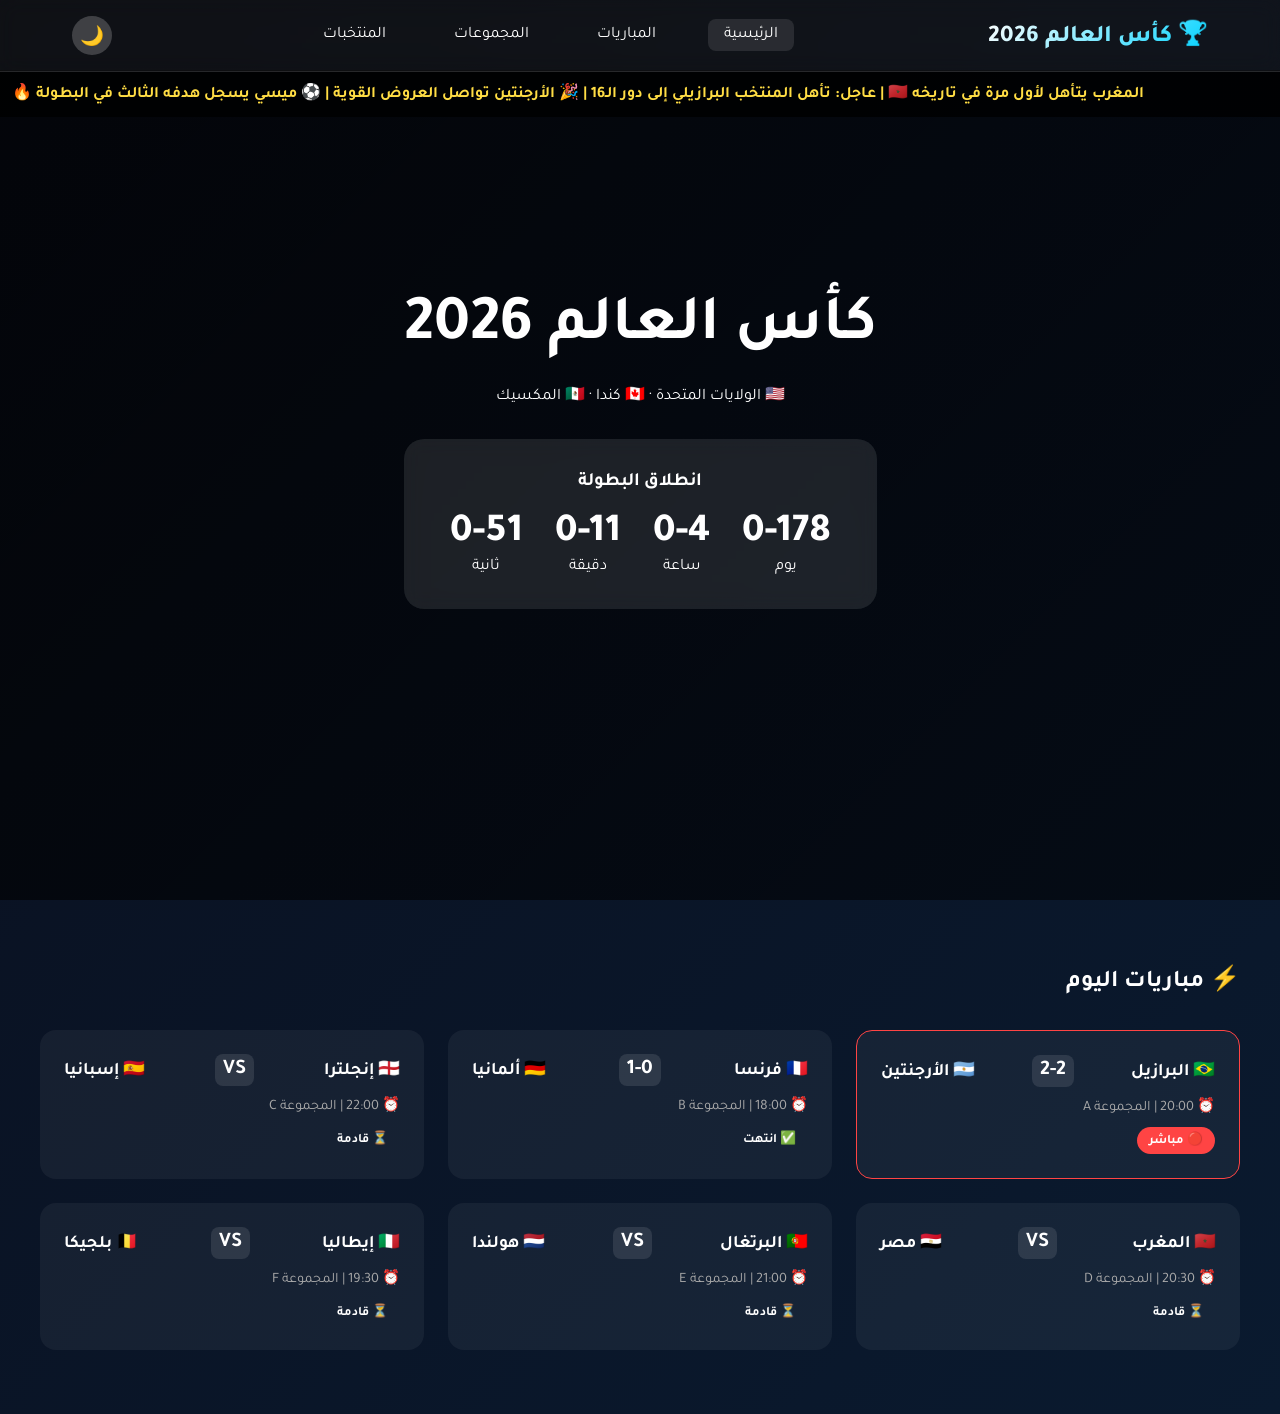
<file: index.html>
<!DOCTYPE html>
<html lang="ar" dir="rtl">
<head>
    <meta charset="UTF-8">
    <meta name="viewport" content="width=device-width, initial-scale=1.0">
    <title>🏆 كأس العالم 2026 | النتائج الحية والترتيبات</title>
    <link rel="stylesheet" href="css/style.css">
    <link href="https://fonts.googleapis.com/css2?family=Tajawal:wght@400;500;700;800&display=swap" rel="stylesheet">
</head>
<body>
    <nav class="glass-nav">
        <div class="nav-container">
            <div class="logo">🏆 كأس العالم 2026</div>
            <div class="nav-links">
                <a href="index.html" class="active">الرئيسية</a>
                <a href="matches.html">المباريات</a>
                <a href="groups.html">المجموعات</a>
                <a href="teams.html">المنتخبات</a>
            </div>
            <button class="theme-toggle" id="themeToggle">🌙</button>
        </div>
    </nav>

    <!-- شريط الأخبار المتحرك -->
    <div class="news-ticker">
        <span>🔥 عاجل: تأهل المنتخب البرازيلي إلى دور الـ16 | 🎉 الأرجنتين تواصل العروض القوية | ⚽ ميسي يسجل هدفه الثالث في البطولة | 🇲🇦 المغرب يتأهل لأول مرة في تاريخه</span>
    </div>

    <section class="hero">
        <div class="hero-content">
            <h1>كأس العالم 2026</h1>
            <p class="hosts">🇺🇸 الولايات المتحدة · 🇨🇦 كندا · 🇲🇽 المكسيك</p>
            <div class="countdown-container">
                <h3>انطلاق البطولة</h3>
                <div class="countdown" id="countdown">
                    <div><span id="days">00</span> يوم</div>
                    <div><span id="hours">00</span> ساعة</div>
                    <div><span id="minutes">00</span> دقيقة</div>
                    <div><span id="seconds">00</span> ثانية</div>
                </div>
            </div>
        </div>
    </section>

    <section class="featured-matches">
        <div class="container">
            <h2>⚡ مباريات اليوم</h2>
            <div class="matches-grid" id="todayMatches">
                <!-- ستتم إضافة المباريات عبر JS -->
            </div>
        </div>
    </section>

    <script src="js/data.js"></script>
    <script src="js/main.js"></script>
</body>
</html>
</file>
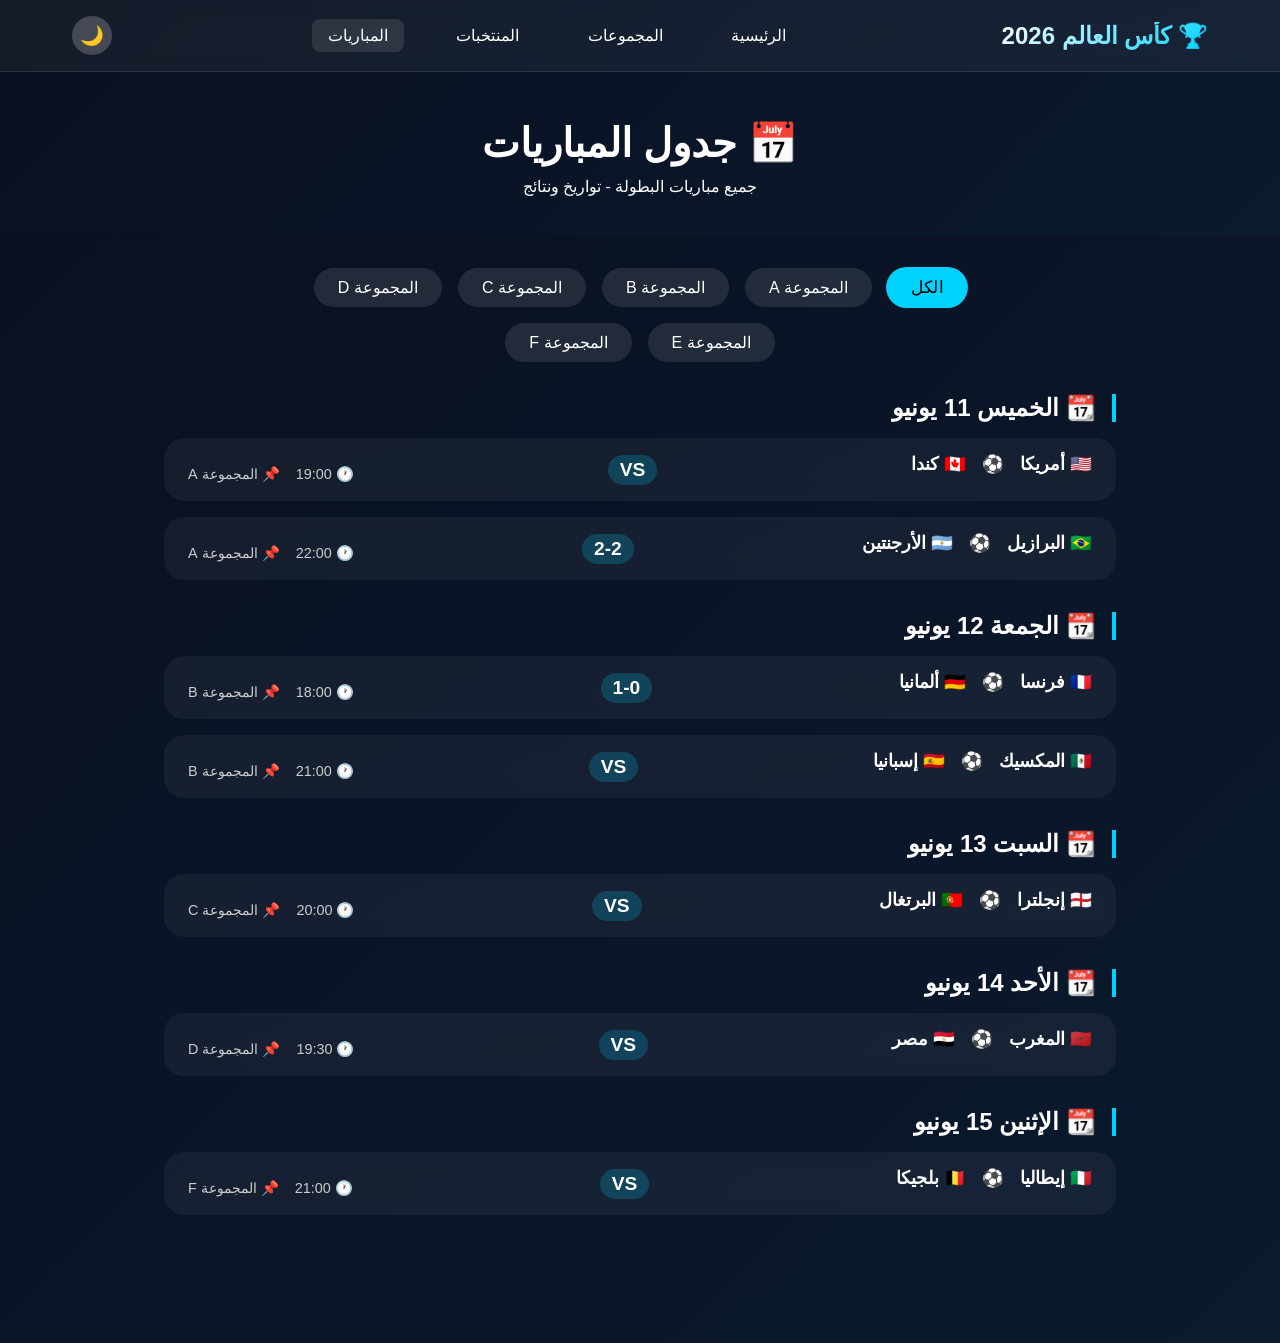
<file: matches.html>
<!DOCTYPE html>
<html lang="ar" dir="rtl">
<head>
    <meta charset="UTF-8">
    <meta name="viewport" content="width=device-width, initial-scale=1.0">
    <title>📅 المباريات - كأس العالم 2026</title>
    <link rel="stylesheet" href="css/style.css">
    <style>
        .matches-hero {
            text-align: center;
            padding: 120px 20px 40px;
            background: linear-gradient(135deg, #0a0f1e, #0a1a2f);
        }
        body.light .matches-hero {
            background: linear-gradient(135deg, #f5f7fa, #e8ecf1);
        }
        .matches-hero h1 {
            font-size: 2.5rem;
            margin-bottom: 10px;
        }
        .filter-bar {
            display: flex;
            justify-content: center;
            gap: 1rem;
            flex-wrap: wrap;
            margin: 2rem auto;
            max-width: 800px;
            padding: 0 1rem;
        }
        .filter-btn {
            background: rgba(255,255,255,0.1);
            border: none;
            padding: 10px 24px;
            border-radius: 50px;
            color: white;
            font-family: 'Tajawal', sans-serif;
            font-size: 1rem;
            cursor: pointer;
            transition: all 0.3s ease;
        }
        .filter-btn.active, .filter-btn:hover {
            background: #00d2ff;
            color: #000;
            transform: scale(1.05);
        }
        body.light .filter-btn {
            background: rgba(0,0,0,0.1);
            color: #000;
        }
        body.light .filter-btn.active {
            background: #0066aa;
            color: white;
        }
        .matches-list {
            max-width: 1000px;
            margin: 2rem auto;
            padding: 0 1.5rem 4rem;
        }
        .match-day {
            margin-bottom: 2rem;
        }
        .day-title {
            font-size: 1.5rem;
            font-weight: bold;
            border-right: 4px solid #00d2ff;
            padding-right: 1rem;
            margin-bottom: 1rem;
        }
        .match-row {
            background: rgba(255,255,255,0.05);
            backdrop-filter: blur(8px);
            border-radius: 20px;
            padding: 1rem 1.5rem;
            margin-bottom: 1rem;
            display: flex;
            justify-content: space-between;
            align-items: center;
            flex-wrap: wrap;
            gap: 1rem;
            transition: 0.2s;
        }
        .match-row:hover {
            background: rgba(255,255,255,0.1);
            transform: translateX(-5px);
        }
        .match-teams {
            display: flex;
            align-items: center;
            gap: 1rem;
            font-size: 1.1rem;
            font-weight: bold;
        }
        .match-score {
            font-size: 1.2rem;
            font-weight: bold;
            background: rgba(0,210,255,0.2);
            padding: 4px 12px;
            border-radius: 30px;
        }
        .match-info {
            display: flex;
            gap: 1rem;
            align-items: center;
            color: #ccc;
            font-size: 0.9rem;
        }
        body.light .match-row {
            background: rgba(0,0,0,0.05);
        }
        body.light .match-info {
            color: #555;
        }
        @media (max-width: 700px) {
            .match-row { flex-direction: column; text-align: center; }
            .match-teams { justify-content: center; }
        }
    </style>
</head>
<body>
    <nav class="glass-nav">
        <div class="nav-container">
            <div class="logo">🏆 كأس العالم 2026</div>
            <div class="nav-links">
                <a href="index.html">الرئيسية</a>
                <a href="groups.html">المجموعات</a>
                <a href="teams.html">المنتخبات</a>
                <a href="matches.html" class="active">المباريات</a>
            </div>
            <button class="theme-toggle" id="themeToggle">🌙</button>
        </div>
    </nav>

    <div class="matches-hero">
        <h1>📅 جدول المباريات</h1>
        <p>جميع مباريات البطولة - تواريخ ونتائج</p>
    </div>

    <div class="filter-bar" id="filterBar">
        <button class="filter-btn active" data-group="all">الكل</button>
        <button class="filter-btn" data-group="A">المجموعة A</button>
        <button class="filter-btn" data-group="B">المجموعة B</button>
        <button class="filter-btn" data-group="C">المجموعة C</button>
        <button class="filter-btn" data-group="D">المجموعة D</button>
        <button class="filter-btn" data-group="E">المجموعة E</button>
        <button class="filter-btn" data-group="F">المجموعة F</button>
    </div>

    <div class="matches-list" id="matchesList"></div>

    <script>
        // بيانات المباريات الكاملة
        const allMatches = [
            { day: "الخميس 11 يونيو", team1: "🇺🇸 أمريكا", team2: "🇨🇦 كندا", score: "", time: "19:00", group: "A" },
            { day: "الخميس 11 يونيو", team1: "🇧🇷 البرازيل", team2: "🇦🇷 الأرجنتين", score: "2-2", time: "22:00", group: "A" },
            { day: "الجمعة 12 يونيو", team1: "🇫🇷 فرنسا", team2: "🇩🇪 ألمانيا", score: "1-0", time: "18:00", group: "B" },
            { day: "الجمعة 12 يونيو", team1: "🇲🇽 المكسيك", team2: "🇪🇸 إسبانيا", score: "", time: "21:00", group: "B" },
            { day: "السبت 13 يونيو", team1: "🏴󠁧󠁢󠁥󠁮󠁧󠁿 إنجلترا", team2: "🇵🇹 البرتغال", score: "", time: "20:00", group: "C" },
            { day: "الأحد 14 يونيو", team1: "🇲🇦 المغرب", team2: "🇪🇬 مصر", score: "", time: "19:30", group: "D" },
            { day: "الإثنين 15 يونيو", team1: "🇮🇹 إيطاليا", team2: "🇧🇪 بلجيكا", score: "", time: "21:00", group: "F" }
        ];

        let currentGroup = "all";

        function renderMatches() {
            const container = document.getElementById("matchesList");
            if (!container) return;

            const filtered = currentGroup === "all" 
                ? allMatches 
                : allMatches.filter(m => m.group === currentGroup);

            // تجميع المباريات حسب اليوم
            const grouped = {};
            filtered.forEach(m => {
                if (!grouped[m.day]) grouped[m.day] = [];
                grouped[m.day].push(m);
            });

            let html = "";
            for (let day in grouped) {
                html += `<div class="match-day">
                            <div class="day-title">📆 ${day}</div>`;
                grouped[day].forEach(match => {
                    html += `<div class="match-row">
                                <div class="match-teams">
                                    <span>${match.team1}</span>
                                    <span>⚽</span>
                                    <span>${match.team2}</span>
                                </div>
                                <div class="match-score">${match.score || "VS"}</div>
                                <div class="match-info">
                                    <span>🕐 ${match.time}</span>
                                    <span>📌 المجموعة ${match.group}</span>
                                </div>
                            </div>`;
                });
                html += `</div>`;
            }
            container.innerHTML = html || "<p style='text-align:center'>لا توجد مباريات في هذه المجموعة</p>";
        }

        // أحداث الفلتر
        document.querySelectorAll(".filter-btn").forEach(btn => {
            btn.addEventListener("click", () => {
                document.querySelectorAll(".filter-btn").forEach(b => b.classList.remove("active"));
                btn.classList.add("active");
                currentGroup = btn.getAttribute("data-group");
                renderMatches();
            });
        });

        // تبديل الوضع الليلي
        const toggleBtn = document.getElementById("themeToggle");
        if (toggleBtn) {
            toggleBtn.addEventListener("click", () => {
                document.body.classList.toggle("light");
                toggleBtn.textContent = document.body.classList.contains("light") ? "☀️" : "🌙";
            });
        }

        renderMatches();
    </script>
</body>
</html>
</file>
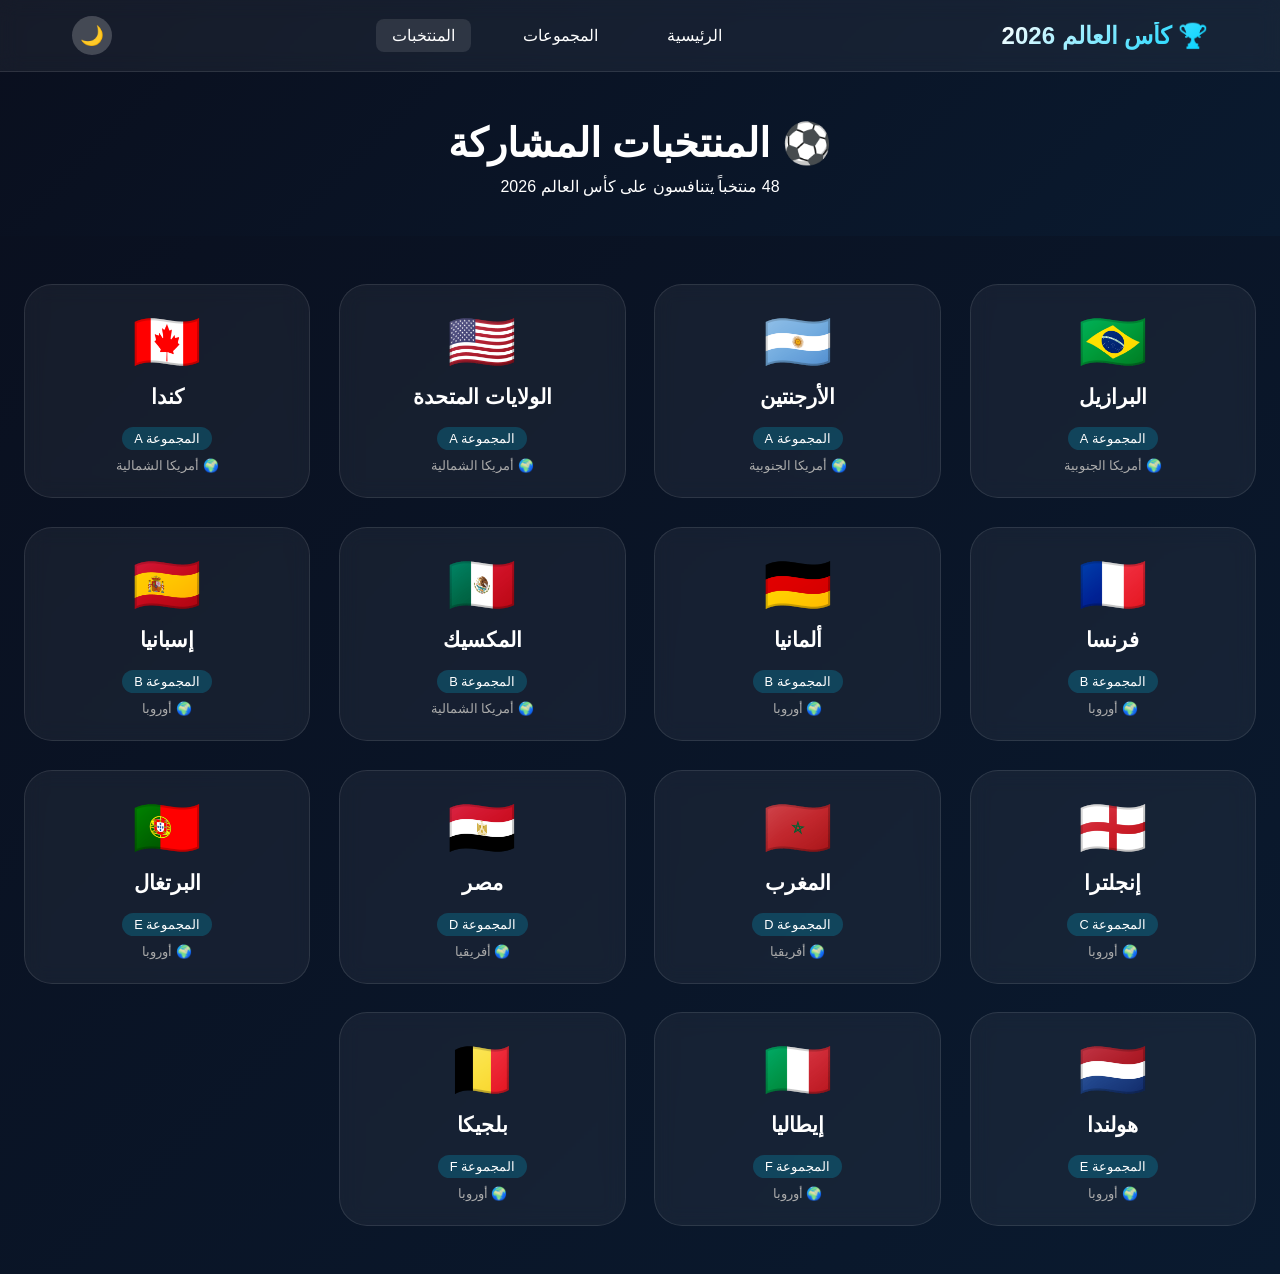
<file: teams.html>
<!DOCTYPE html>
<html lang="ar" dir="rtl">
<head>
    <meta charset="UTF-8">
    <meta name="viewport" content="width=device-width, initial-scale=1.0">
    <title>🏆 المنتخبات المشاركة - كأس العالم 2026</title>
    <link rel="stylesheet" href="css/style.css">
    <style>
        .teams-hero {
            text-align: center;
            padding: 120px 20px 40px;
            background: linear-gradient(135deg, #0a0f1e, #0a1a2f);
        }
        body.light .teams-hero {
            background: linear-gradient(135deg, #f5f7fa, #e8ecf1);
        }
        .teams-hero h1 {
            font-size: 2.5rem;
            margin-bottom: 10px;
        }
        .teams-grid {
            display: grid;
            grid-template-columns: repeat(auto-fill, minmax(260px, 1fr));
            gap: 1.8rem;
            max-width: 1300px;
            margin: 3rem auto;
            padding: 0 1.5rem;
        }
        .team-card {
            background: rgba(255,255,255,0.05);
            backdrop-filter: blur(10px);
            border-radius: 28px;
            padding: 1.5rem;
            text-align: center;
            transition: all 0.3s ease;
            border: 1px solid rgba(255,255,255,0.1);
            cursor: pointer;
        }
        .team-card:hover {
            transform: translateY(-8px) scale(1.02);
            background: rgba(255,255,255,0.12);
            border-color: #ffd966;
        }
        .team-flag {
            font-size: 3.5rem;
            margin-bottom: 0.5rem;
        }
        .team-name {
            font-size: 1.3rem;
            font-weight: bold;
            margin: 10px 0;
        }
        .team-group {
            background: rgba(0,210,255,0.2);
            display: inline-block;
            padding: 4px 12px;
            border-radius: 50px;
            font-size: 0.8rem;
            margin-top: 8px;
        }
        .team-continent {
            font-size: 0.8rem;
            color: #aaa;
            margin-top: 8px;
        }
        body.light .team-continent {
            color: #555;
        }
        @media (max-width: 700px) {
            .teams-hero h1 { font-size: 1.8rem; }
            .team-name { font-size: 1rem; }
        }
    </style>
</head>
<body>
    <nav class="glass-nav">
        <div class="nav-container">
            <div class="logo">🏆 كأس العالم 2026</div>
            <div class="nav-links">
                <a href="index.html">الرئيسية</a>
                <a href="groups.html">المجموعات</a>
                <a href="teams.html" class="active">المنتخبات</a>
            </div>
            <button class="theme-toggle" id="themeToggle">🌙</button>
        </div>
    </nav>

    <div class="teams-hero">
        <h1>⚽ المنتخبات المشاركة</h1>
        <p>48 منتخباً يتنافسون على كأس العالم 2026</p>
    </div>

    <div class="teams-grid" id="teamsContainer"></div>

    <script>
        // قائمة المنتخبات مع أعلامها ومجموعاتها
        const teamsList = [
            { name: "البرازيل", flag: "🇧🇷", group: "A", continent: "أمريكا الجنوبية" },
            { name: "الأرجنتين", flag: "🇦🇷", group: "A", continent: "أمريكا الجنوبية" },
            { name: "الولايات المتحدة", flag: "🇺🇸", group: "A", continent: "أمريكا الشمالية" },
            { name: "كندا", flag: "🇨🇦", group: "A", continent: "أمريكا الشمالية" },
            { name: "فرنسا", flag: "🇫🇷", group: "B", continent: "أوروبا" },
            { name: "ألمانيا", flag: "🇩🇪", group: "B", continent: "أوروبا" },
            { name: "المكسيك", flag: "🇲🇽", group: "B", continent: "أمريكا الشمالية" },
            { name: "إسبانيا", flag: "🇪🇸", group: "B", continent: "أوروبا" },
            { name: "إنجلترا", flag: "🏴󠁧󠁢󠁥󠁮󠁧󠁿", group: "C", continent: "أوروبا" },
            { name: "المغرب", flag: "🇲🇦", group: "D", continent: "أفريقيا" },
            { name: "مصر", flag: "🇪🇬", group: "D", continent: "أفريقيا" },
            { name: "البرتغال", flag: "🇵🇹", group: "E", continent: "أوروبا" },
            { name: "هولندا", flag: "🇳🇱", group: "E", continent: "أوروبا" },
            { name: "إيطاليا", flag: "🇮🇹", group: "F", continent: "أوروبا" },
            { name: "بلجيكا", flag: "🇧🇪", group: "F", continent: "أوروبا" }
        ];

        function renderTeams() {
            const container = document.getElementById("teamsContainer");
            if (!container) return;
            let html = "";
            teamsList.forEach(team => {
                html += `
                    <div class="team-card">
                        <div class="team-flag">${team.flag}</div>
                        <div class="team-name">${team.name}</div>
                        <div class="team-group">المجموعة ${team.group}</div>
                        <div class="team-continent">🌍 ${team.continent}</div>
                    </div>
                `;
            });
            container.innerHTML = html;
        }

        // تبديل الوضع الليلي
        const toggleBtn = document.getElementById("themeToggle");
        if (toggleBtn) {
            toggleBtn.addEventListener("click", () => {
                document.body.classList.toggle("light");
                toggleBtn.textContent = document.body.classList.contains("light") ? "☀️" : "🌙";
            });
        }
        renderTeams();
    </script>
</body>
</html>
</file>
<file: css/style.css>
* {
    margin: 0;
    padding: 0;
    box-sizing: border-box;
}

body {
    font-family: 'Tajawal', sans-serif;
    background: linear-gradient(135deg, #0a0f1e 0%, #0a1a2f 100%);
    color: #fff;
    min-height: 100vh;
}

.glass-nav {
    background: rgba(255, 255, 255, 0.05);
    backdrop-filter: blur(10px);
    position: fixed;
    width: 100%;
    top: 0;
    z-index: 1000;
    border-bottom: 1px solid rgba(255, 255, 255, 0.1);
}

.nav-container {
    max-width: 1200px;
    margin: 0 auto;
    padding: 1rem 2rem;
    display: flex;
    justify-content: space-between;
    align-items: center;
}

.logo {
    font-size: 1.5rem;
    font-weight: 800;
    background: linear-gradient(135deg, #fff, #00d2ff);
    -webkit-background-clip: text;
    background-clip: text;
    color: transparent;
}

.nav-links a {
    color: #fff;
    text-decoration: none;
    margin: 0 1rem;
    padding: 0.5rem 1rem;
    border-radius: 8px;
    transition: all 0.3s ease;
}

.nav-links a:hover, .nav-links a.active {
    background: rgba(255, 255, 255, 0.1);
}

.hero {
    height: 100vh;
    display: flex;
    align-items: center;
    justify-content: center;
    text-align: center;
    background: url('https://images.unsplash.com/photo-1522778119026-d647f0598c81?w=1600') center/cover;
    position: relative;
}

.hero::before {
    content: '';
    position: absolute;
    top: 0;
    left: 0;
    right: 0;
    bottom: 0;
    background: linear-gradient(135deg, rgba(0,0,0,0.7), rgba(0,0,0,0.5));
}

.hero-content {
    position: relative;
    z-index: 1;
}

.hero h1 {
    font-size: 4rem;
    margin-bottom: 1rem;
}

.countdown-container {
    margin-top: 2rem;
    padding: 2rem;
    background: rgba(255, 255, 255, 0.1);
    border-radius: 20px;
    backdrop-filter: blur(10px);
}

.countdown {
    display: flex;
    justify-content: center;
    gap: 2rem;
    margin-top: 1rem;
}

.countdown div {
    text-align: center;
}

.countdown span {
    font-size: 2.5rem;
    font-weight: 800;
    display: block;
}

.featured-matches {
    padding: 4rem 2rem;
}

.container {
    max-width: 1200px;
    margin: 0 auto;
}

.matches-grid {
    display: grid;
    grid-template-columns: repeat(auto-fit, minmax(300px, 1fr));
    gap: 1.5rem;
    margin-top: 2rem;
}

.match-card {
    background: rgba(255, 255, 255, 0.05);
    border-radius: 16px;
    padding: 1.5rem;
    transition: transform 0.3s ease;
}

.match-card:hover {
    transform: translateY(-5px);
}

.match-card.live {
    animation: pulse 1.5s infinite;
    border: 1px solid #ff4444;
}

@keyframes pulse {
    0% { box-shadow: 0 0 0 0 rgba(255, 68, 68, 0.4); }
    70% { box-shadow: 0 0 0 10px rgba(255, 68, 68, 0); }
    100% { box-shadow: 0 0 0 0 rgba(255, 68, 68, 0); }
}

.match-status {
    display: inline-block;
    padding: 4px 12px;
    border-radius: 20px;
    font-size: 0.8rem;
    font-weight: bold;
    margin-top: 10px;
}

.match-status.live {
    background: #ff4444;
    color: white;
    animation: blink 1s infinite;
}

@keyframes blink {
    0%, 100% { opacity: 1; }
    50% { opacity: 0.7; }
}

.match-teams {
    display: flex;
    justify-content: space-between;
    align-items: center;
    font-size: 1.1rem;
    margin-bottom: 10px;
}

.score {
    font-size: 1.3rem;
    font-weight: bold;
    background: rgba(255,255,255,0.1);
    padding: 4px 8px;
    border-radius: 8px;
}

.match-info {
    color: #aaa;
    font-size: 0.9rem;
    margin-top: 10px;
}

/* شريط الأخبار المتحرك */
.news-ticker {
    background: rgba(0,0,0,0.8);
    padding: 12px;
    overflow: hidden;
    white-space: nowrap;
    position: fixed;
    top: 70px;
    width: 100%;
    z-index: 999;
    direction: ltr;
}

.news-ticker span {
    display: inline-block;
    animation: scroll 20s linear infinite;
    color: #ffdd44;
    font-weight: bold;
}

@keyframes scroll {
    0% { transform: translateX(100%); }
    100% { transform: translateX(-100%); }
}

/* Dark/Light mode */
body.light {
    background: linear-gradient(135deg, #f5f7fa 0%, #e8ecf1 100%);
    color: #1a1a1a;
}

body.light .match-card {
    background: rgba(0,0,0,0.05);
    color: #1a1a1a;
}

.theme-toggle {
    background: rgba(255, 255, 255, 0.2);
    border: none;
    font-size: 1.2rem;
    cursor: pointer;
    padding: 0.5rem;
    border-radius: 50%;
}

@media (max-width: 768px) {
    .hero h1 { font-size: 2rem; }
    .countdown { gap: 1rem; }
    .countdown span { font-size: 1.5rem; }
    .nav-links { display: none; }
    .news-ticker { top: 60px; font-size: 12px; }
}
</file>
